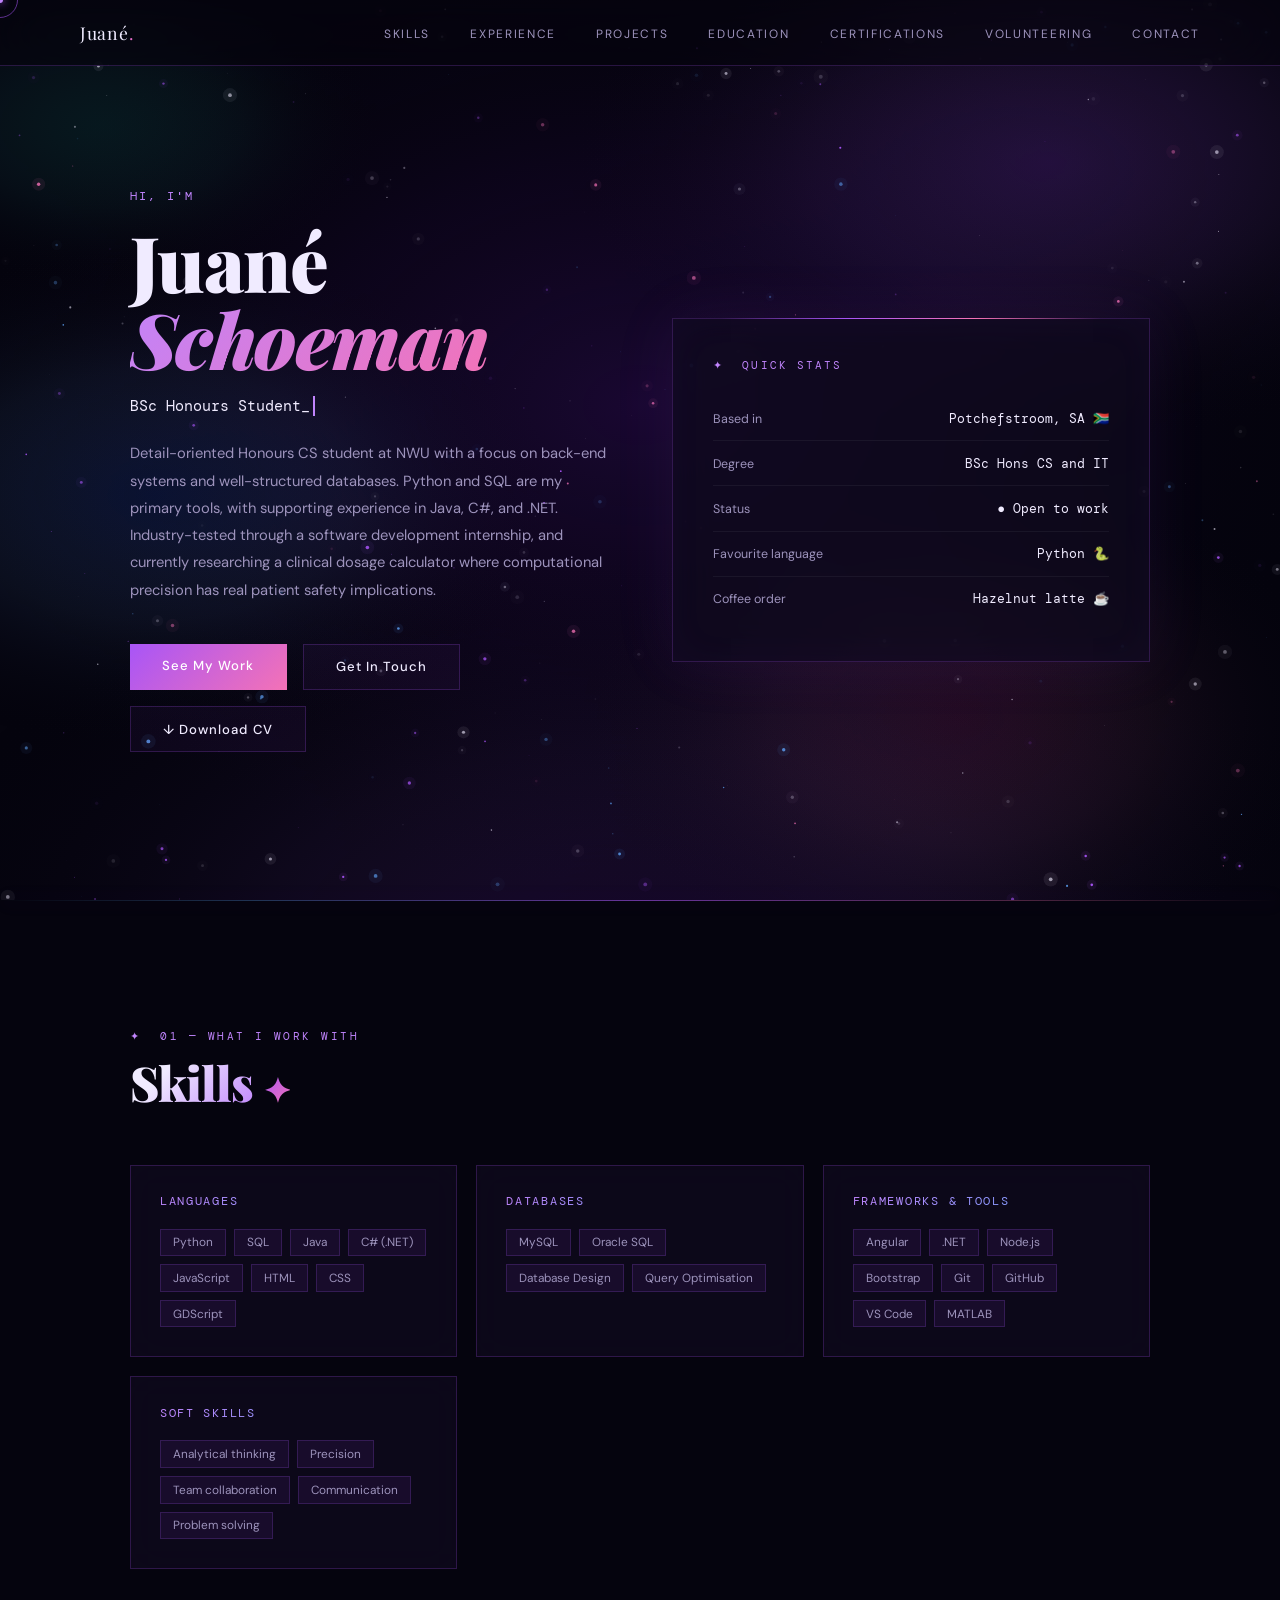
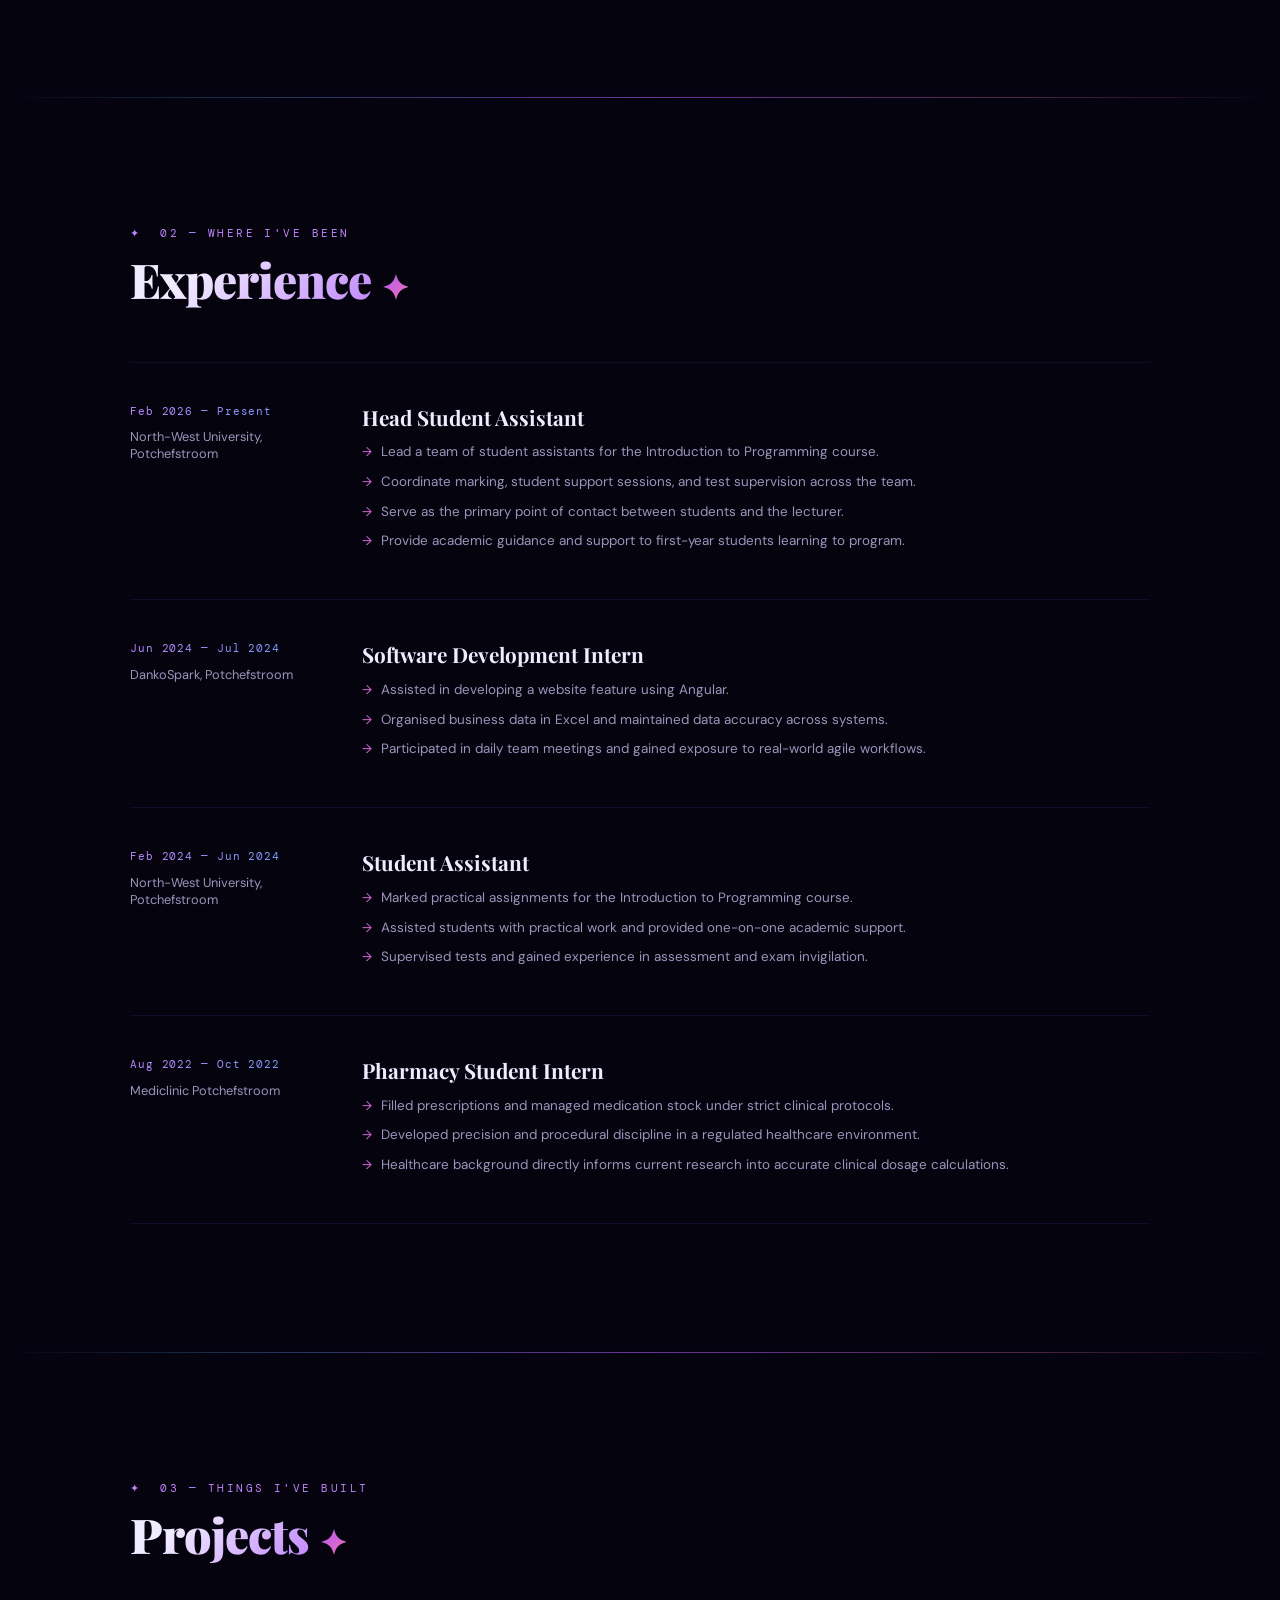
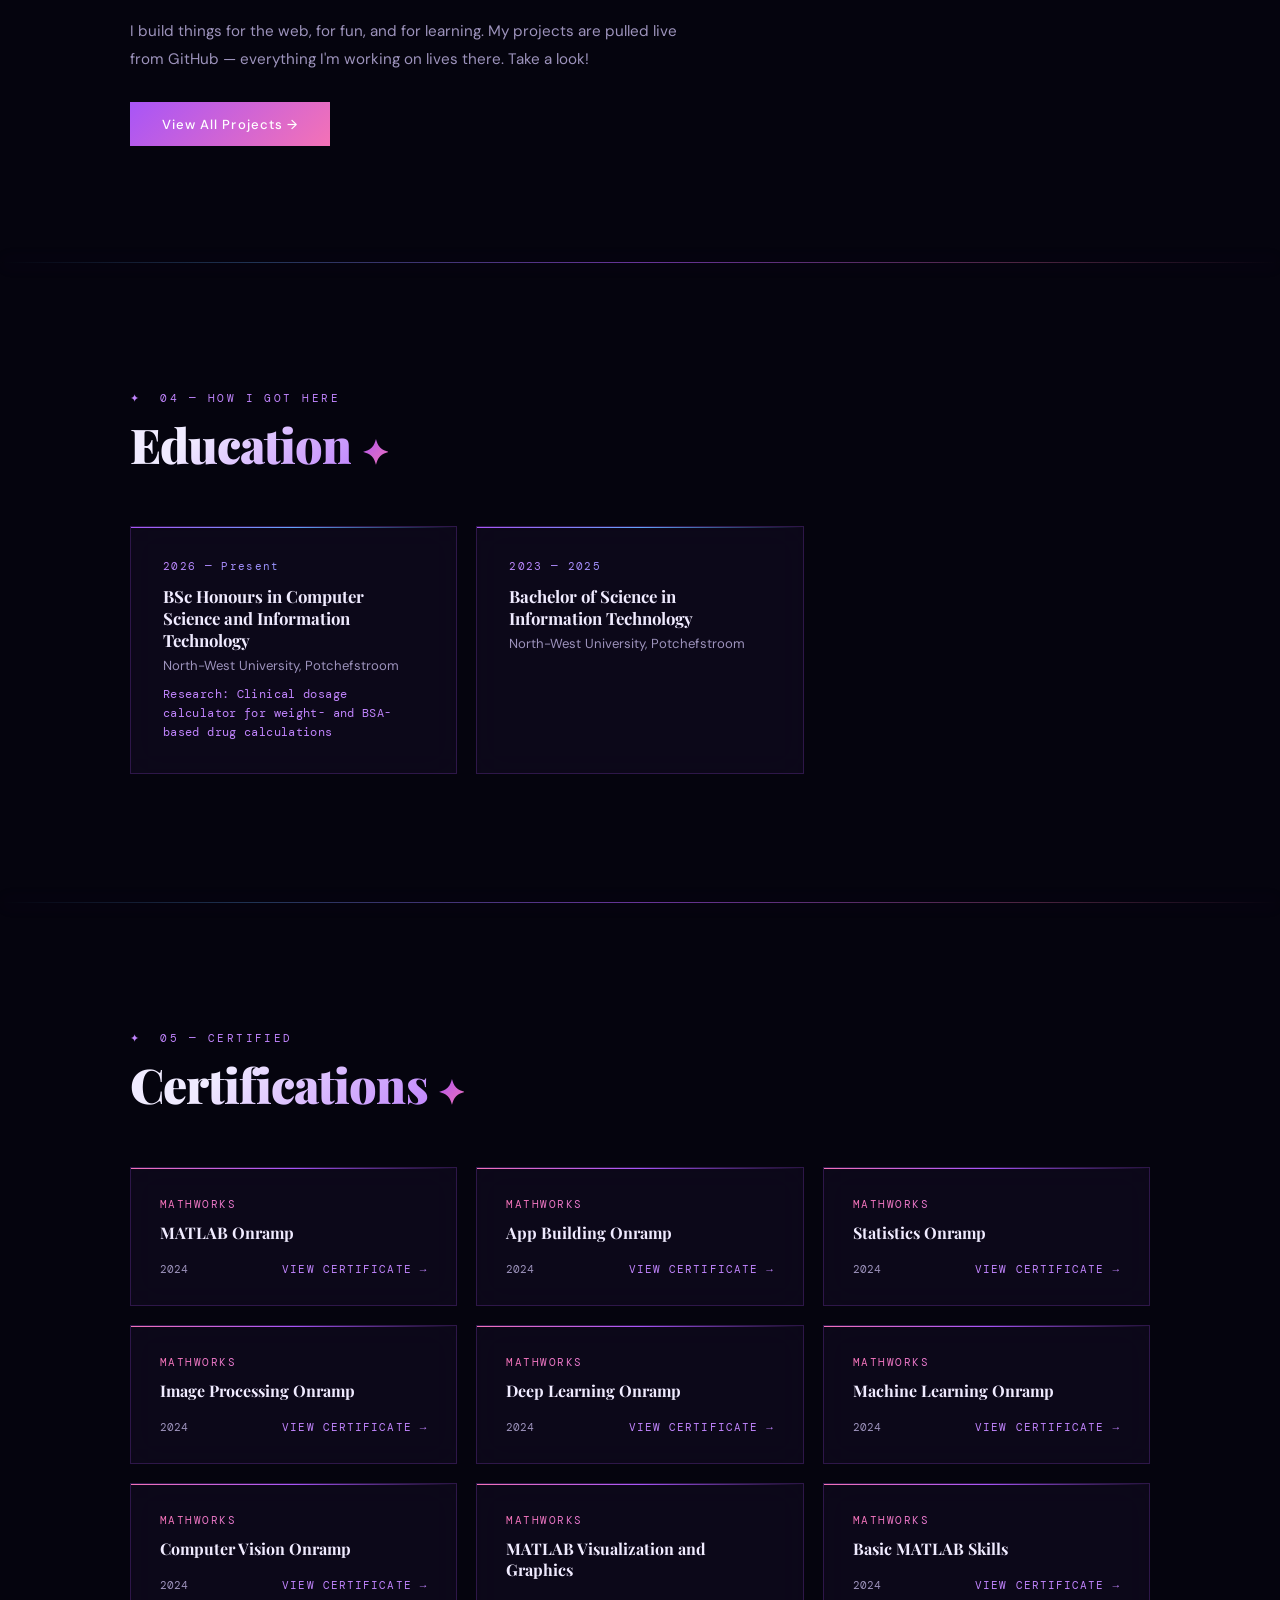
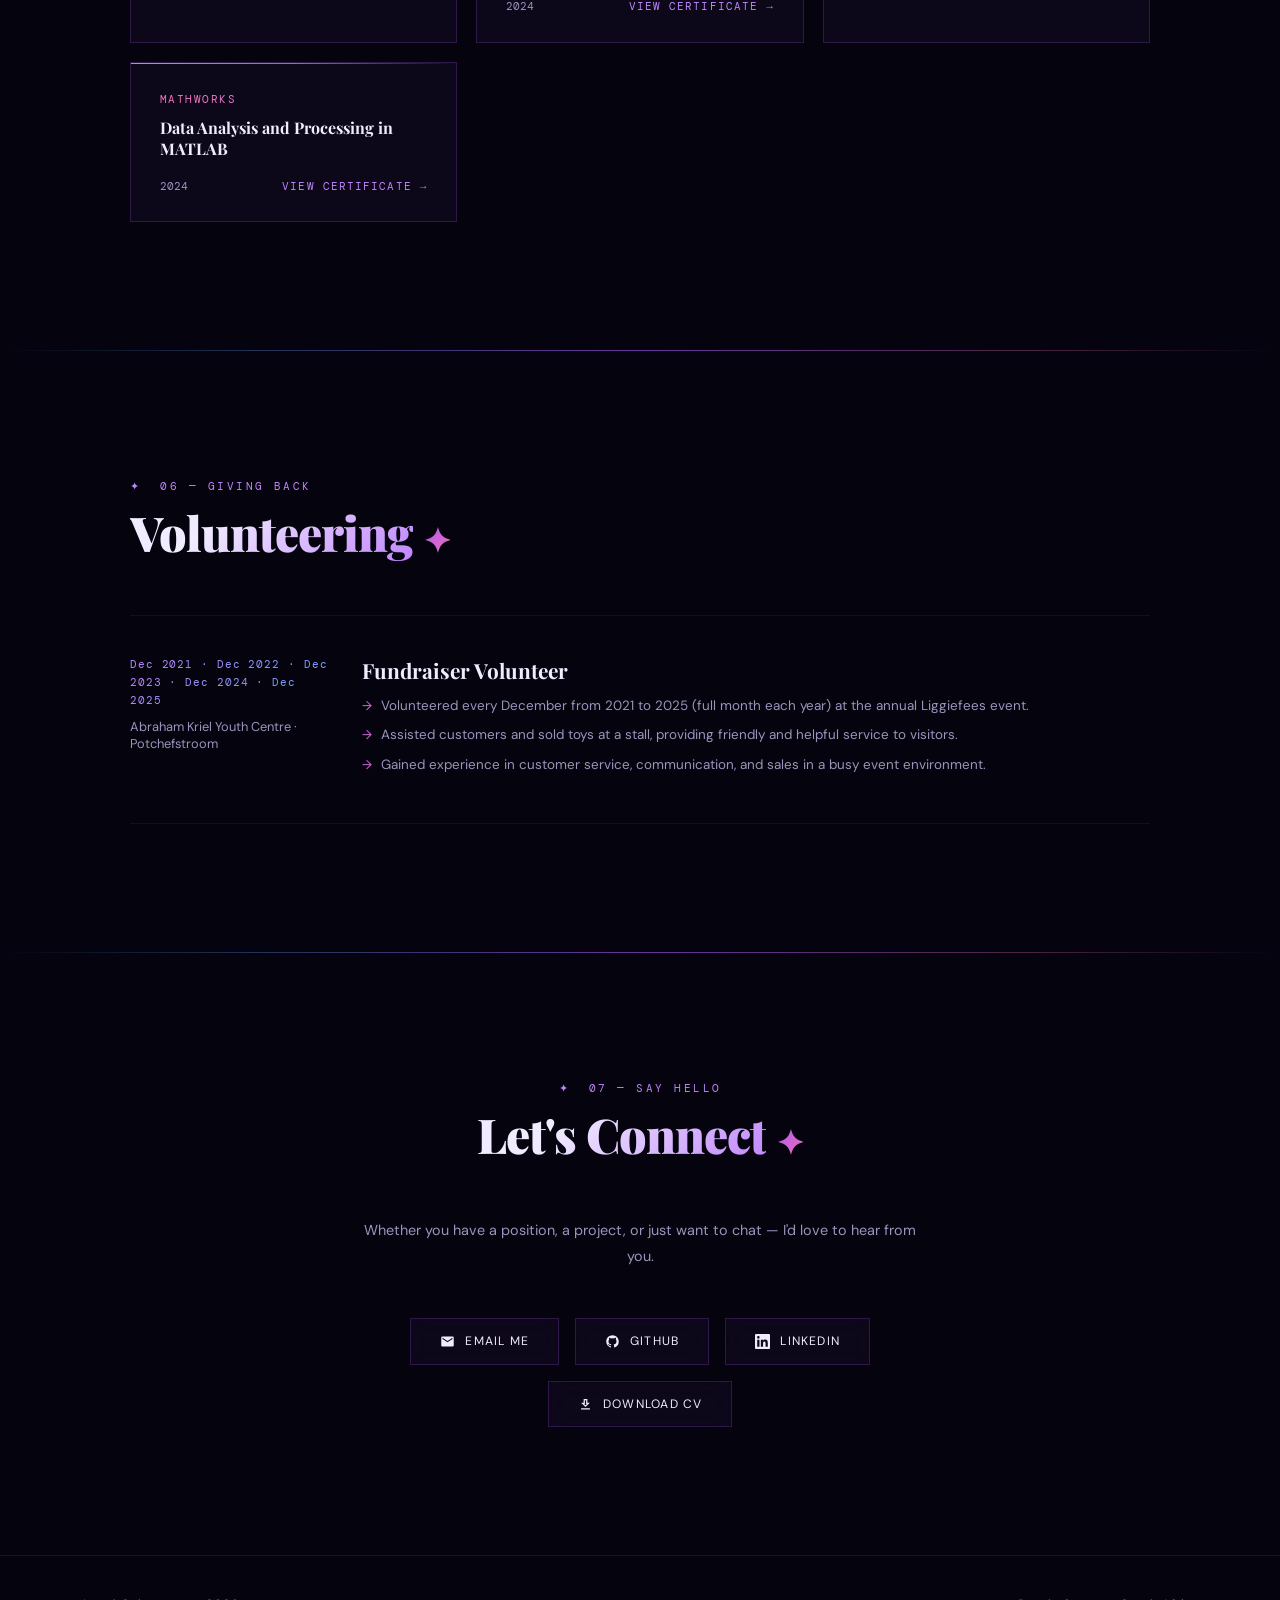
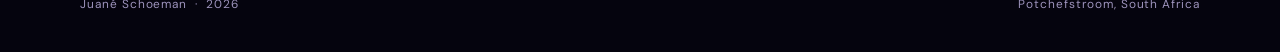
<file: index.html>
<!DOCTYPE html>
<html lang="en">
<head>
  <meta charset="UTF-8"/>
  <meta name="viewport" content="width=device-width, initial-scale=1.0"/>
  <title>Juané Schoeman's Virtual CV</title>
  <meta name="description" content="Honours CS Student · Python &amp; SQL Developer · NWU"/>
  <meta property="og:title" content="Juané Schoeman's Virtual CV"/>
  <meta property="og:description" content="Honours CS Student · Python &amp; SQL Developer · NWU"/>
  <meta property="og:type" content="website"/>
  <meta property="og:url" content="https://juaneschoeman.github.io/Virtual-CV/"/>
  <meta name="twitter:card" content="summary"/>
  <meta name="twitter:title" content="Juané Schoeman's Virtual CV"/>
  <meta name="twitter:description" content="Honours CS Student · Python &amp; SQL Developer · NWU"/>
  <link href="https://fonts.googleapis.com/css2?family=Playfair+Display:ital,wght@0,700;0,900;1,700&family=DM+Sans:wght@300;400;500&family=DM+Mono:wght@400;500&display=swap" rel="stylesheet"/>
  <link rel="stylesheet" href="style.css"/>
</head>
<body>

<canvas id="nebula-canvas"></canvas>
<div id="cur-dot"></div>
<div id="cur-ring"></div>

<!-- NAV -->
<nav>
  <a class="nav-logo" href="#hero">Juané<span>.</span></a>
  <ul class="nav-links">
    <li><a href="#skills">Skills</a></li>
    <li><a href="#experience">Experience</a></li>
    <li><a href="projects.html">Projects</a></li>
    <li><a href="#education">Education</a></li>
    <li><a href="#certifications">Certifications</a></li>
    <li><a href="#volunteering">Volunteering</a></li>
    <li><a href="#contact">Contact</a></li>
  </ul>
</nav>

<!-- HERO -->
<div id="hero">
  <div class="hero-inner">
    <div class="hero-left">
      <p class="hero-greeting" id="hero-greeting"></p>
      <h1 class="hero-name" id="hero-name"></h1>
      <p class="hero-title"><span id="typed"></span></p>
      <p class="hero-bio" id="hero-bio"></p>
      <div class="hero-cta">
        <a href="projects.html" class="btn-fill">See My Work</a>
        <a href="#contact" class="btn-ghost">Get In Touch</a>
        <a href="Juane_Schoeman_CV.pdf" download class="btn-ghost">↓ Download CV</a>
      </div>
    </div>
    <div class="hero-right">
      <div class="hero-card">
        <p class="card-label">✦ &nbsp;quick stats</p>
        <div id="stats-list"></div>
      </div>
      <div class="hero-dots">
        <span></span><span></span><span></span><span></span><span></span>
        <span></span><span></span><span></span><span></span><span></span>
        <span></span><span></span><span></span><span></span><span></span>
        <span></span><span></span><span></span><span></span><span></span>
        <span></span><span></span><span></span><span></span><span></span>
      </div>
    </div>
  </div>
</div>

<div class="nebula-divider"></div>

<!-- SKILLS -->
<section id="skills" class="sec-reveal">
  <p class="sec-eyebrow">✦ &nbsp;01 — what I work with</p>
  <h2 class="sec-title"><span class="gradient-text">Skills</span><em class="title-star">✦</em></h2>
  <div class="skills-grid" id="skills-grid"></div>
</section>

<div class="nebula-divider"></div>

<!-- EXPERIENCE -->
<section id="experience" class="sec-reveal">
  <p class="sec-eyebrow">✦ &nbsp;02 — where I've been</p>
  <h2 class="sec-title"><span class="gradient-text">Experience</span><em class="title-star">✦</em></h2>
  <div class="exp-list" id="exp-list"></div>
</section>

<div class="nebula-divider"></div>

<!-- PROJECTS TEASER -->
<section id="projects" class="sec-reveal">
  <p class="sec-eyebrow">✦ &nbsp;03 — things I've built</p>
  <h2 class="sec-title"><span class="gradient-text">Projects</span><em class="title-star">✦</em></h2>
  <p style="color:var(--muted); font-size:.95rem; line-height:1.85; max-width:560px; margin-bottom:2.5rem;">
    I build things for the web, for fun, and for learning. My projects are pulled live from
    GitHub — everything I'm working on lives there. Take a look!
  </p>
  <a href="projects.html" class="btn-fill">View All Projects →</a>
</section>

<div class="nebula-divider"></div>

<!-- EDUCATION -->
<section id="education" class="sec-reveal">
  <p class="sec-eyebrow">✦ &nbsp;04 — how I got here</p>
  <h2 class="sec-title"><span class="gradient-text">Education</span><em class="title-star">✦</em></h2>
  <div class="edu-grid" id="edu-grid"></div>
</section>

<div class="nebula-divider"></div>

<!-- CERTIFICATIONS -->
<section id="certifications" class="sec-reveal">
  <p class="sec-eyebrow">✦ &nbsp;05 — certified</p>
  <h2 class="sec-title"><span class="gradient-text">Certifications</span><em class="title-star">✦</em></h2>
  <div class="cert-grid" id="cert-grid"></div>
</section>

<div class="nebula-divider"></div>

<!-- VOLUNTEERING -->
<section id="volunteering" class="sec-reveal">
  <p class="sec-eyebrow">✦ &nbsp;06 — giving back</p>
  <h2 class="sec-title"><span class="gradient-text">Volunteering</span><em class="title-star">✦</em></h2>
  <div class="exp-list" id="vol-list"></div>
</section>

<div class="nebula-divider"></div>

<!-- CONTACT -->
<section id="contact" class="sec-reveal">
  <div class="contact-inner">
    <p class="sec-eyebrow">✦ &nbsp;07 — say hello</p>
    <h2 class="sec-title"><span class="gradient-text">Let's Connect</span><em class="title-star">✦</em></h2>
    <p class="contact-sub">
      Whether you have a position, a project, or just want to chat — I'd love to hear from you.
    </p>
    <div class="contact-grid">
      <a id="contact-email" href="#" class="contact-btn">
        <svg viewBox="0 0 24 24"><path d="M20 4H4c-1.1 0-2 .9-2 2v12c0 1.1.9 2 2 2h16c1.1 0 2-.9 2-2V6c0-1.1-.9-2-2-2zm0 4l-8 5-8-5V6l8 5 8-5v2z"/></svg>
        Email Me
      </a>
      <a id="contact-github" href="#" target="_blank" class="contact-btn">
        <svg viewBox="0 0 24 24"><path d="M12 2C6.48 2 2 6.48 2 12c0 4.42 2.87 8.17 6.84 9.5.5.09.68-.22.68-.48v-1.7c-2.78.6-3.37-1.34-3.37-1.34-.45-1.16-1.1-1.47-1.1-1.47-.9-.62.07-.6.07-.6 1 .07 1.53 1.03 1.53 1.03.89 1.52 2.34 1.08 2.91.83.09-.65.35-1.08.63-1.33-2.22-.25-4.55-1.11-4.55-4.94 0-1.09.39-1.98 1.03-2.68-.1-.25-.45-1.27.1-2.64 0 0 .84-.27 2.75 1.02A9.56 9.56 0 0 1 12 6.8c.85 0 1.71.11 2.51.33 1.91-1.29 2.75-1.02 2.75-1.02.55 1.37.2 2.39.1 2.64.64.7 1.03 1.59 1.03 2.68 0 3.84-2.34 4.69-4.57 4.93.36.31.68.92.68 1.85v2.74c0 .27.18.58.69.48A10.01 10.01 0 0 0 22 12c0-5.52-4.48-10-10-10z"/></svg>
        GitHub
      </a>
      <a id="contact-linkedin" href="#" target="_blank" class="contact-btn">
        <svg viewBox="0 0 24 24"><path d="M20.45 20.45h-3.56v-5.57c0-1.33-.03-3.04-1.85-3.04-1.85 0-2.13 1.45-2.13 2.94v5.67H9.35V9h3.42v1.56h.05c.48-.91 1.64-1.86 3.37-1.86 3.6 0 4.27 2.37 4.27 5.46v6.29zM5.34 7.43a2.07 2.07 0 1 1 0-4.14 2.07 2.07 0 0 1 0 4.14zm1.78 13.02H3.56V9h3.56v11.45zM22.22 0H1.77C.79 0 0 .77 0 1.72v20.56C0 23.23.79 24 1.77 24h20.45C23.21 24 24 23.23 24 22.28V1.72C24 .77 23.21 0 22.22 0z"/></svg>
        LinkedIn
      </a>
      <a href="Juane_Schoeman_CV.pdf" download class="contact-btn">
        <svg viewBox="0 0 24 24"><path d="M19 9h-4V3H9v6H5l7 7 7-7zm-8 2V5h2v6h1.17L12 13.17 9.83 11H11zm-6 7h14v2H5z"/></svg>
        Download CV
      </a>
    </div>
  </div>
</section>

<footer>
  <span>Juané Schoeman &nbsp;·&nbsp; <span id="yr"></span></span>
  <span>Potchefstroom, South Africa</span>
</footer>

<script src="script.js"></script>
</body>
</html>
</file>
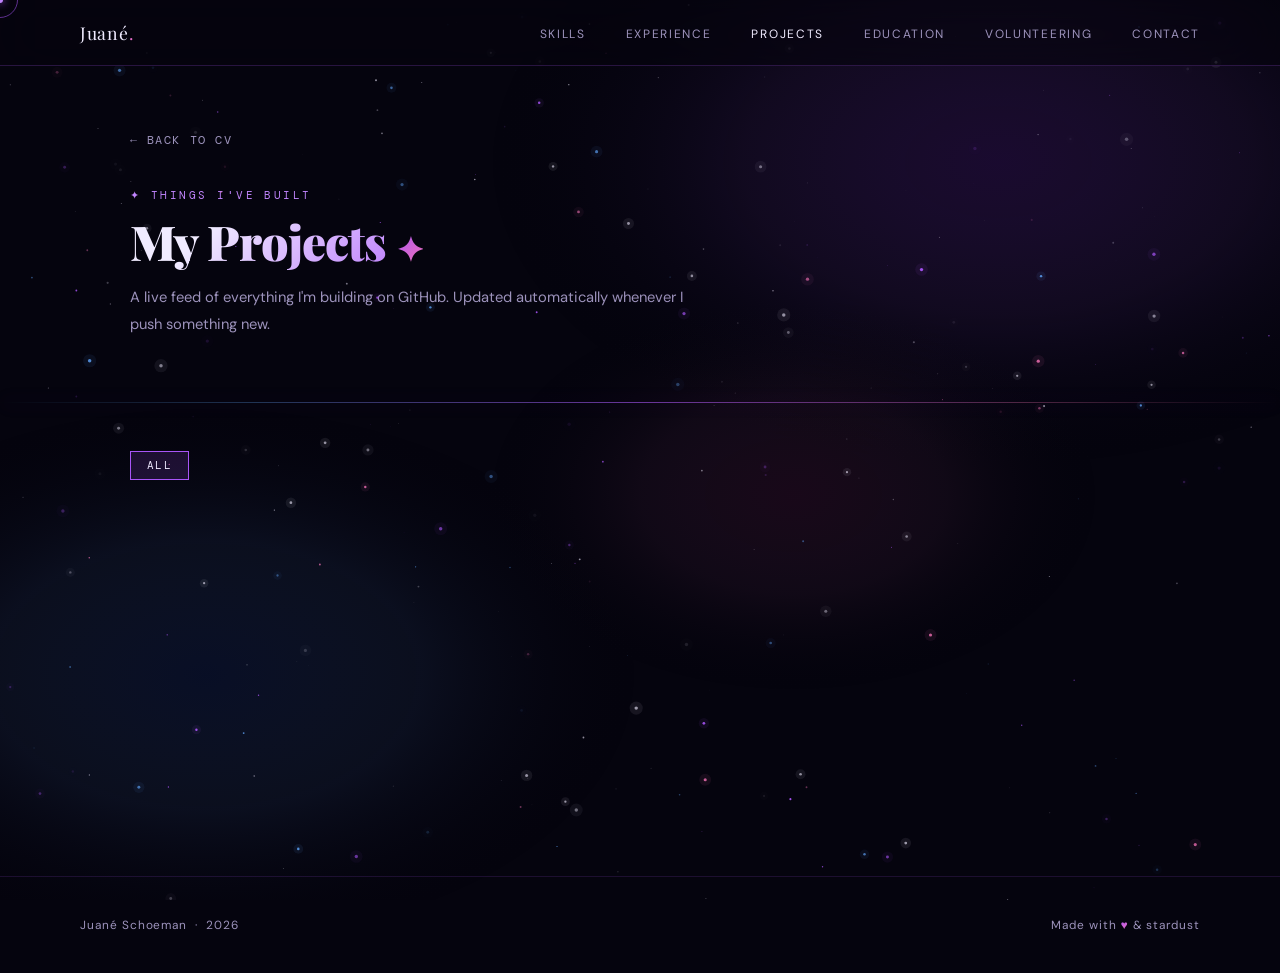
<file: projects.html>
<!DOCTYPE html>
<html lang="en">
<head>
  <meta charset="UTF-8"/>
  <meta name="viewport" content="width=device-width, initial-scale=1.0"/>
  <title>Projects — Juané Schoeman</title>
  <link href="https://fonts.googleapis.com/css2?family=Playfair+Display:ital,wght@0,700;0,900;1,700&family=DM+Sans:wght@300;400;500&family=DM+Mono:wght@400;500&display=swap" rel="stylesheet"/>
  <link rel="stylesheet" href="style.css"/>
  <style>
    /* ── Projects page specific styles ── */
    .projects-hero {
      min-height: 38vh; max-width: 100%;
      display: flex; align-items: flex-end;
      padding: 0;
    }
    .projects-hero-inner {
      max-width: 1180px; width: 100%;
      margin: 0 auto; padding: 8rem 5rem 4rem;
    }
    .back-link {
      display: inline-flex; align-items: center; gap: .5rem;
      font-family: 'DM Mono', monospace;
      font-size: .72rem; letter-spacing: .14em; text-transform: uppercase;
      color: var(--muted); text-decoration: none;
      margin-bottom: 2.5rem;
      transition: color .2s;
    }
    .back-link:hover { color: var(--purple-soft); }
    .back-link::before { content: '←'; }

    .filter-bar {
      display: flex; flex-wrap: wrap; gap: .6rem;
      margin-bottom: 3rem;
    }
    .filter-btn {
      font-family: 'DM Mono', monospace;
      font-size: .68rem; letter-spacing: .12em; text-transform: uppercase;
      color: var(--muted); border: 1px solid var(--border2);
      background: rgba(168,85,247,0.05);
      padding: .4rem 1rem; cursor: pointer;
      transition: color .2s, border-color .2s, background .2s;
    }
    .filter-btn:hover,
    .filter-btn.active {
      color: var(--white); border-color: var(--purple);
      background: rgba(168,85,247,0.15);
    }

    .proj-count {
      font-family: 'DM Mono', monospace;
      font-size: .72rem; color: var(--muted);
      letter-spacing: .1em; margin-bottom: 2rem;
    }
    .proj-count span { color: var(--purple-soft); }

    #projects-section { padding-top: 2rem; }

    @media (max-width: 900px) {
      .projects-hero-inner { padding: 7rem 1.5rem 3rem; }
      #projects-section { padding: 2rem 1.5rem 5rem; }
    }
  </style>
</head>
<body>

<canvas id="nebula-canvas"></canvas>
<div id="cur-dot"></div>
<div id="cur-ring"></div>

<!-- NAV -->
<nav>
  <a class="nav-logo" href="index.html">Juané<span>.</span></a>
  <ul class="nav-links">
    <li><a href="index.html#skills">Skills</a></li>
    <li><a href="index.html#experience">Experience</a></li>
    <li><a href="projects.html" style="color:var(--white)">Projects</a></li>
    <li><a href="index.html#education">Education</a></li>
    <li><a href="index.html#volunteering">Volunteering</a></li>
    <li><a href="index.html#contact">Contact</a></li>
  </ul>
</nav>

<!-- HERO -->
<div class="projects-hero">
  <div class="projects-hero-inner">
    <a href="index.html" class="back-link">Back to CV</a>
    <p class="sec-eyebrow">✦ things I've built</p>
    <h1 class="sec-title" style="margin-bottom:1rem;">
      <span class="gradient-text">My Projects</span><em class="title-star">✦</em>
    </h1>
    <p style="color:var(--muted); font-size:.92rem; line-height:1.85; max-width:560px;">
      A live feed of everything I'm building on GitHub. Updated automatically whenever I push something new.
    </p>
  </div>
</div>

<div class="nebula-divider"></div>

<!-- PROJECTS SECTION -->
<section id="projects-section" style="max-width:1180px; margin:0 auto; padding: 3rem 5rem 8rem;">

  <!-- Filter bar — populated by JS -->
  <div class="filter-bar" id="filter-bar">
    <button class="filter-btn active" data-lang="all">All</button>
  </div>

  <p class="proj-count" id="proj-count"></p>

  <!-- Project grid -->
  <div class="proj-grid" id="proj-grid"></div>

</section>

<footer>
  <span>Juané Schoeman &nbsp;·&nbsp; <span id="yr"></span></span>
  <span>Made with <span class="footer-heart">♥</span> &amp; stardust</span>
</footer>

<script>
  document.getElementById('yr').textContent = new Date().getFullYear();

  // ── Cursor ──
  const dot  = document.getElementById('cur-dot');
  const ring = document.getElementById('cur-ring');
  let mx = 0, my = 0, rx = 0, ry = 0;
  document.addEventListener('mousemove', e => { mx = e.clientX; my = e.clientY; });
  (function tick() {
    dot.style.left  = mx + 'px'; dot.style.top  = my + 'px';
    rx += (mx - rx) * 0.12; ry += (my - ry) * 0.12;
    ring.style.left = rx + 'px'; ring.style.top = ry + 'px';
    requestAnimationFrame(tick);
  })();

  // ── Galaxy canvas ──
  const canvas = document.getElementById('nebula-canvas');
  const ctx    = canvas.getContext('2d');
  let W, H, stars = [], nebulae = [], shooters = [];
  function resize() {
    W = canvas.width = window.innerWidth;
    H = canvas.height = window.innerHeight;
    nebulae = [
      { x:W*.78, y:H*.18, rx:W*.40, ry:H*.34, colors:['rgba(120,40,200,0.18)','rgba(168,85,247,0.08)','transparent'] },
      { x:W*.16, y:H*.75, rx:W*.34, ry:H*.30, colors:['rgba(30,80,180,0.14)','rgba(96,165,250,0.07)','transparent'] },
      { x:W*.62, y:H*.55, rx:W*.24, ry:H*.22, colors:['rgba(200,50,130,0.10)','rgba(244,114,182,0.05)','transparent'] },
    ];
    stars = Array.from({ length: 280 }, () => ({
      x: Math.random()*W, y: Math.random()*H,
      r: Math.random()*1.6+0.15, speed: Math.random()*.15+.02,
      tw: Math.random()*.025+.004, twOff: Math.random()*Math.PI*2,
      c: Math.random()<.11?'pink':Math.random()<.2?'blue':Math.random()<.3?'purple':'white'
    }));
  }
  resize(); window.addEventListener('resize', resize);
  setInterval(() => shooters.push({ x:Math.random()*W*.7, y:Math.random()*H*.4, len:90+Math.random()*100, speed:9+Math.random()*6, alpha:1, angle:Math.PI/5+(Math.random()-.5)*.35 }), 3000);
  let frame = 0;
  (function draw() {
    ctx.clearRect(0,0,W,H); frame++;
    nebulae.forEach(n => {
      ctx.save(); ctx.scale(1, n.ry/n.rx);
      const yS = n.y*(n.rx/n.ry);
      const g = ctx.createRadialGradient(n.x,yS,0,n.x,yS,n.rx);
      n.colors.forEach((c,i) => g.addColorStop(i/(n.colors.length-1),c));
      ctx.beginPath(); ctx.arc(n.x,yS,n.rx,0,Math.PI*2); ctx.fillStyle=g; ctx.fill(); ctx.restore();
    });
    stars.forEach(s => {
      const a = .08+.88*(.5+.5*Math.sin(frame*s.tw+s.twOff));
      const color = s.c==='purple'?`rgba(168,85,247,${a})`:s.c==='pink'?`rgba(244,114,182,${a*.85})`:s.c==='blue'?`rgba(96,165,250,${a*.85})`:`rgba(240,235,255,${a*.65})`;
      if(s.r>1.1){ctx.beginPath();ctx.arc(s.x,s.y,s.r*3.8,0,Math.PI*2);ctx.fillStyle=color.replace(/[\d.]+\)$/,`${a*.08})`);ctx.fill();}
      ctx.beginPath(); ctx.arc(s.x,s.y,s.r,0,Math.PI*2); ctx.fillStyle=color; ctx.fill();
      s.y-=s.speed; if(s.y<-3){s.y=H+3;s.x=Math.random()*W;}
    });
    shooters.forEach(sh => {
      ctx.save(); ctx.globalAlpha=sh.alpha;
      const tx=sh.x-Math.cos(sh.angle)*sh.len, ty=sh.y-Math.sin(sh.angle)*sh.len;
      const g=ctx.createLinearGradient(sh.x,sh.y,tx,ty);
      g.addColorStop(0,'rgba(220,180,255,.95)'); g.addColorStop(.4,'rgba(168,85,247,.5)'); g.addColorStop(1,'transparent');
      ctx.strokeStyle=g; ctx.lineWidth=1.6; ctx.shadowBlur=12; ctx.shadowColor='rgba(168,85,247,.8)';
      ctx.beginPath(); ctx.moveTo(sh.x,sh.y); ctx.lineTo(tx,ty); ctx.stroke(); ctx.restore();
      sh.x+=Math.cos(sh.angle)*sh.speed; sh.y+=Math.sin(sh.angle)*sh.speed; sh.alpha-=.014;
    });
    shooters = shooters.filter(s=>s.alpha>0);
    requestAnimationFrame(draw);
  })();

  // ── Fetch & render GitHub repos ──
  const GITHUB_USERNAME = 'JuaneSchoeman';
  const container  = document.getElementById('proj-grid');
  const filterBar  = document.getElementById('filter-bar');
  const countEl    = document.getElementById('proj-count');
  let allRepos     = [];
  let activeFilter = 'all';

  container.innerHTML = `
    <div class="proj-card placeholder">
      <div class="ph-icon">🌌</div>
      <p>Loading projects from GitHub...</p>
    </div>`;

  fetch(`https://api.github.com/users/${GITHUB_USERNAME}/repos?sort=updated&per_page=100`)
    .then(res => { if(!res.ok) throw new Error(res.status); return res.json(); })
    .then(repos => {
      allRepos = repos
        .sort((a, b) => new Date(b.updated_at) - new Date(a.updated_at));

      // Build language filter buttons (null language repos show as "Other")
      const languages = [...new Set(allRepos.map(r => r.language || 'Other'))].sort();
      languages.forEach(lang => {
        const btn = document.createElement('button');
        btn.className = 'filter-btn';
        btn.dataset.lang = lang;
        btn.textContent = lang;
        btn.addEventListener('click', () => setFilter(lang));
        filterBar.appendChild(btn);
      });

      document.querySelector('.filter-btn[data-lang="all"]').addEventListener('click', () => setFilter('all'));
      renderRepos(allRepos);
    })
    .catch(err => {
      console.error(err);
      container.innerHTML = `
        <div class="proj-card placeholder">
          <div class="ph-icon">⚠️</div>
          <p>Could not load projects from GitHub.<br/>Check back soon!</p>
        </div>`;
    });

  function setFilter(lang) {
    activeFilter = lang;
    document.querySelectorAll('.filter-btn').forEach(b => b.classList.toggle('active', b.dataset.lang === lang));
    const filtered = lang === 'all' ? allRepos : allRepos.filter(r => (r.language || 'Other') === lang);
    renderRepos(filtered);
  }

  function renderRepos(repos) {
    countEl.innerHTML = `Showing <span>${repos.length}</span> project${repos.length !== 1 ? 's' : ''}`;

    if (repos.length === 0) {
      container.innerHTML = `
        <div class="proj-card placeholder">
          <div class="ph-icon">🔭</div>
          <p>No projects found for this language yet.</p>
        </div>`;
      return;
    }

    container.innerHTML = repos.map((repo, i) => {
      const num      = String(i + 1).padStart(3, '0');
      const desc     = repo.description || 'No description provided yet.';
      const lang     = `<span class="proj-tag">${repo.language || 'Other'}</span>`;
      const liveLink = repo.homepage  ? `<a href="${repo.homepage}" target="_blank">Live →</a>` : '';
      const updated  = new Date(repo.updated_at).toLocaleDateString('en-ZA', { year:'numeric', month:'short' });
      const stars    = repo.stargazers_count > 0 ? `<span class="proj-tag">★ ${repo.stargazers_count}</span>` : '';
      return `
        <div class="proj-card">
          <div class="proj-card-top">
            <span class="proj-num">${num}</span>
            <div class="proj-links-top">
              <a href="${repo.html_url}" target="_blank">GitHub →</a>
              ${liveLink}
            </div>
          </div>
          <h3 class="proj-title">${repo.name}</h3>
          <p class="proj-desc">${desc}</p>
          <div class="proj-stack">
            ${lang}
            <span class="proj-tag">Updated ${updated}</span>
            ${stars}
          </div>
        </div>`;
    }).join('');

    // Scroll reveal
    const obs = new IntersectionObserver(entries => {
      entries.forEach((e,i) => {
        if(e.isIntersecting){ setTimeout(()=>e.target.classList.add('visible'),i*80); obs.unobserve(e.target); }
      });
    }, { threshold: 0.08 });
    container.querySelectorAll('.proj-card').forEach(el => obs.observe(el));
  }
</script>
</body>
</html>
</file>
<file: style.css>
/* ═══════════════════════════════════════════
   Juané Schoeman — Portfolio Stylesheet
   Galaxy / Nebula Theme
   ═══════════════════════════════════════════ */

*, *::before, *::after { box-sizing: border-box; margin: 0; padding: 0; }

/* ── Variables ── */
:root {
  --bg:          #05040e;
  --bg2:         rgba(15,10,30,0.75);
  --bg3:         rgba(20,14,40,0.6);
  --purple:      #a855f7;
  --purple-soft: #c084fc;
  --blue:        #60a5fa;
  --pink:        #f472b6;
  --teal:        #2dd4bf;
  --white:       #f0ebff;
  --muted:       #9d93bc;
  --border:      rgba(168,85,247,0.22);
  --border2:     rgba(255,255,255,0.08);
  --glow-p:      rgba(168,85,247,0.35);
  --glow-pk:     rgba(244,114,182,0.25);
}

html { scroll-behavior: smooth; }

body {
  background: var(--bg);
  color: var(--white);
  font-family: 'DM Sans', sans-serif;
  overflow-x: hidden;
  cursor: none;
}

/* ── Nebula Canvas ── */
#nebula-canvas { position: fixed; inset: 0; z-index: 0; pointer-events: none; }

/* ── Custom Cursor ── */
#cur-dot, #cur-ring {
  position: fixed; pointer-events: none; z-index: 9999;
  border-radius: 50%; transform: translate(-50%, -50%);
}
#cur-dot {
  width: 6px; height: 6px;
  background: var(--purple-soft);
  box-shadow: 0 0 8px var(--purple);
}
#cur-ring {
  width: 36px; height: 36px;
  border: 1px solid var(--purple);
  opacity: .55;
  transition: width .2s, height .2s, opacity .2s, border-color .2s;
}
body:has(a:hover) #cur-ring,
body:has(button:hover) #cur-ring {
  width: 56px; height: 56px; opacity: 1; border-color: var(--pink);
}

/* ── Scrollbar ── */
::-webkit-scrollbar { width: 3px; }
::-webkit-scrollbar-track { background: var(--bg); }
::-webkit-scrollbar-thumb { background: linear-gradient(var(--purple), var(--pink)); border-radius: 2px; }

/* ── Nav ── */
nav {
  position: fixed; top: 0; width: 100%; z-index: 200;
  display: flex; align-items: center; justify-content: space-between;
  padding: 1.3rem 5rem;
  background: rgba(5,4,14,0.6);
  backdrop-filter: blur(28px);
  border-bottom: 1px solid var(--border);
}
.nav-logo {
  font-family: 'Playfair Display', serif;
  font-size: 1.1rem; color: var(--white);
  text-decoration: none; letter-spacing: .04em;
}
.nav-logo span {
  background: linear-gradient(135deg, var(--purple), var(--pink));
  -webkit-background-clip: text; -webkit-text-fill-color: transparent;
}
.nav-links { display: flex; gap: 2.5rem; list-style: none; }
.nav-links a {
  font-size: .75rem; letter-spacing: .14em; text-transform: uppercase;
  color: var(--muted); text-decoration: none;
  transition: color .2s; position: relative;
}
.nav-links a::after {
  content: ''; position: absolute; bottom: -4px; left: 0;
  width: 0; height: 1px;
  background: linear-gradient(90deg, var(--purple), var(--pink));
  transition: width .3s;
}
.nav-links a:hover { color: var(--white); }
.nav-links a:hover::after { width: 100%; }

/* ── Sections ── */
section { position: relative; z-index: 1; padding: 8rem 5rem; max-width: 1180px; margin: 0 auto; }

/* ── Nebula Divider ── */
.nebula-divider {
  position: relative; z-index: 1; width: 100%; height: 1px;
  background: linear-gradient(90deg,
    transparent 0%,
    rgba(96,165,250,0.3) 20%,
    rgba(168,85,247,0.6) 50%,
    rgba(244,114,182,0.3) 80%,
    transparent 100%);
  box-shadow: 0 0 18px rgba(168,85,247,0.25);
}

/* ── Section Headers ── */
.sec-eyebrow {
  font-family: 'DM Mono', monospace;
  font-size: .7rem; letter-spacing: .22em; text-transform: uppercase;
  color: var(--purple-soft); margin-bottom: .8rem;
}
.sec-title {
  font-family: 'Playfair Display', serif;
  font-size: clamp(2rem, 4vw, 3rem);
  font-weight: 900; letter-spacing: -.02em;
  line-height: 1.1; margin-bottom: 3.5rem;
}
.gradient-text {
  background: linear-gradient(135deg, var(--white) 30%, var(--purple-soft));
  -webkit-background-clip: text; -webkit-text-fill-color: transparent;
}
.title-star {
  display: inline-block; margin-left: .6rem;
  font-style: normal; font-size: .7em;
  background: linear-gradient(135deg, var(--purple), var(--pink));
  -webkit-background-clip: text; -webkit-text-fill-color: transparent;
  vertical-align: middle;
}

/* ── Section Reveal ── */
.sec-reveal {
  opacity: 0; transform: translateY(40px);
  transition: opacity .9s cubic-bezier(.16,1,.3,1), transform .9s cubic-bezier(.16,1,.3,1);
}
.sec-reveal.in-view { opacity: 1; transform: translateY(0); }

/* ── Hero ── */
#hero { min-height: 100vh; max-width: 100%; display: flex; align-items: center; padding: 0; padding-top: 80px; }
.hero-inner {
  max-width: 1180px; width: 100%; margin: 0 auto; padding: 0 5rem;
  display: grid; grid-template-columns: 1fr 1fr; gap: 4rem; align-items: center;
}
.hero-greeting {
  font-family: 'DM Mono', monospace; font-size: .78rem; color: var(--purple-soft);
  letter-spacing: .18em; text-transform: uppercase; margin-bottom: 1.2rem; 
  animation: fadeUp .6s ease forwards;
  opacity: 1;
  visibility: visible;
  display: block;
}
.hero-name {
  font-family: 'Playfair Display', serif;
  font-size: clamp(3rem, 6vw, 5.5rem); font-weight: 900;
  line-height: 1.0; letter-spacing: -.02em;
  animation: fadeUp .6s .1s ease both;
}
.hero-name em {
  font-style: italic;
  background: linear-gradient(135deg, var(--purple-soft), var(--pink));
  -webkit-background-clip: text; -webkit-text-fill-color: transparent;
}
.hero-title {
  margin-top: 1.2rem; font-family: 'DM Mono', monospace;
  font-size: .92rem; color: var(--muted);
  animation: fadeUp .6s .2s ease both; min-height: 1.4em;
}
.hero-title span { color: var(--white); border-right: 2px solid var(--purple-soft); padding-right: 3px; }
.hero-bio {
  margin-top: 1.5rem; color: var(--muted);
  font-size: .92rem; line-height: 1.85; max-width: 480px;
  animation: fadeUp .6s .3s ease both;
}
.hero-cta { display: flex; gap: 1rem; margin-top: 2.5rem; margin-bottom: 2.5rem; flex-wrap: wrap; animation: fadeUp .6s .4s ease both; }

/* ── Buttons ── */
.btn-fill {
  background: linear-gradient(135deg, var(--purple), var(--pink));
  color: #fff; padding: .85rem 2rem; border: none;
  font-family: 'DM Sans', sans-serif; font-weight: 500;
  font-size: .82rem; letter-spacing: .08em;
  text-decoration: none; cursor: none;
  position: relative; overflow: hidden;
  transition: box-shadow .3s, transform .15s;
}
.btn-fill:hover { box-shadow: 0 6px 28px var(--glow-p), 0 0 60px var(--glow-pk); }

.btn-ghost {
  border: 1px solid var(--border); color: var(--white);
  padding: .85rem 2rem;
  font-family: 'DM Sans', sans-serif; font-weight: 500;
  font-size: .82rem; letter-spacing: .08em;
  text-decoration: none; cursor: none;
  background: rgba(168,85,247,0.05);
  transition: border-color .2s, background .2s, color .2s, box-shadow .2s;
}
.btn-ghost:hover {
  border-color: var(--purple-soft); color: var(--purple-soft);
  background: rgba(168,85,247,0.1); box-shadow: 0 0 20px rgba(168,85,247,0.15);
}

/* ── Hero Card ── */
.hero-right { animation: fadeUp .6s .35s ease both; position: relative; }
.hero-card {
  background: var(--bg2); border: 1px solid var(--border);
  padding: 2.5rem; position: relative;
  backdrop-filter: blur(20px);
  box-shadow: 0 0 60px rgba(168,85,247,0.08), inset 0 0 40px rgba(168,85,247,0.03);
}
.hero-card::before {
  content: ''; position: absolute; top: -1px; left: 10%; right: 10%; height: 1px;
  background: linear-gradient(90deg, transparent, var(--purple), var(--pink), transparent);
}
.card-label {
  font-family: 'DM Mono', monospace; font-size: .66rem;
  letter-spacing: .2em; text-transform: uppercase;
  color: var(--purple-soft); margin-bottom: 1.5rem;
}
.card-stat {
  display: flex; justify-content: space-between; align-items: baseline;
  padding: .85rem 0; border-bottom: 1px solid rgba(255,255,255,0.05);
}
.card-stat:last-child { border-bottom: none; }
.stat-label { font-size: .78rem; color: var(--muted); }
.stat-value { font-family: 'DM Mono', monospace; font-size: .82rem; color: var(--white); }
.stat-value .accent {
  background: linear-gradient(135deg, var(--purple-soft), var(--pink));
  -webkit-background-clip: text; -webkit-text-fill-color: transparent;
}
/*.hero-dots {
  position: absolute; bottom: -2rem; right: -2rem;
  display: grid; grid-template-columns: repeat(5,1fr); gap: 8px; opacity: .3;
}
.hero-dots span { width: 4px; height: 4px; border-radius: 50%; background: var(--purple-soft); display: block; }*/

/* ── Skills ── */
.skills-grid { display: grid; grid-template-columns: repeat(auto-fill, minmax(260px,1fr)); gap: 1.2rem; }
.skill-box {
  background: var(--bg2); border: 1px solid var(--border);
  padding: 1.8rem; position: relative; overflow: hidden;
  backdrop-filter: blur(16px);
  transition: border-color .3s, transform .3s, box-shadow .3s;
}
.skill-box::before {
  content: ''; position: absolute; top: 0; left: 0; width: 100%; height: 1px;
  background: linear-gradient(90deg, transparent, var(--purple), transparent);
  opacity: 0; transition: opacity .3s;
}
.skill-box:hover { border-color: rgba(168,85,247,0.5); transform: translateY(-4px); box-shadow: 0 8px 40px rgba(168,85,247,0.15), 0 0 80px rgba(168,85,247,0.05); }
.skill-box:hover::before { opacity: 1; }
.skill-box::after {
  content: ''; position: absolute; top: 0; left: -75%; width: 50%; height: 100%;
  background: linear-gradient(120deg, transparent, rgba(168,85,247,0.07), transparent);
  transform: skewX(-20deg); transition: left .55s ease; pointer-events: none;
}
.skill-box:hover::after { left: 130%; }
.skill-box-title {
  font-family: 'DM Mono', monospace; font-size: .72rem; letter-spacing: .15em; text-transform: uppercase;
  background: linear-gradient(135deg, var(--purple-soft), var(--blue));
  -webkit-background-clip: text; -webkit-text-fill-color: transparent;
  margin-bottom: 1.2rem;
}
.skill-pills { display: flex; flex-wrap: wrap; gap: .5rem; }
.skill-pill {
  background: rgba(168,85,247,0.08); border: 1px solid rgba(168,85,247,0.2);
  color: var(--muted); font-size: .74rem; padding: .3rem .75rem;
  transition: color .2s, border-color .2s, background .2s;
}
.skill-pill:hover { color: var(--white); border-color: var(--purple); background: rgba(168,85,247,0.15); }

/* ── Experience ── */
.exp-list { display: flex; flex-direction: column; }
.exp-item {
  display: grid; grid-template-columns: 200px 1fr;
  gap: 2rem; padding: 2.5rem 0;
  border-bottom: 1px solid rgba(168,85,247,0.1);
  opacity: 0; transform: translateY(20px);
  transition: opacity .6s, transform .6s;
}
.exp-item:first-child { border-top: 1px solid rgba(168,85,247,0.1); }
.exp-item.visible { opacity: 1; transform: translateY(0); }
.exp-date {
  font-family: 'DM Mono', monospace; font-size: .7rem;
  background: linear-gradient(135deg, var(--purple-soft), var(--blue));
  -webkit-background-clip: text; -webkit-text-fill-color: transparent;
  letter-spacing: .08em; margin-bottom: .5rem;
  line-height: 1.6;
}
.exp-company { font-size: .8rem; color: var(--muted); }
.exp-role { font-family: 'Playfair Display', serif; font-size: 1.3rem; font-weight: 700; margin-bottom: .6rem; }
.exp-desc { color: var(--muted); font-size: .84rem; line-height: 1.8; }
.exp-desc li { list-style: none; padding-left: 1.2rem; position: relative; margin-bottom: .35rem; }
.exp-desc li::before {
  content: '→'; position: absolute; left: 0;
  background: linear-gradient(135deg, var(--purple), var(--pink));
  -webkit-background-clip: text; -webkit-text-fill-color: transparent;
  font-size: .8rem;
}

/* ── Projects ── */
.proj-grid { display: grid; grid-template-columns: repeat(auto-fill, minmax(320px,1fr)); gap: 1.5rem; }
.proj-card {
  background: var(--bg2); border: 1px solid var(--border);
  padding: 2rem; position: relative; overflow: hidden;
  backdrop-filter: blur(16px);
  opacity: 0; transform: translateY(20px);
  transition: opacity .5s, transform .5s, border-color .3s, box-shadow .3s;
}
.proj-card.visible { opacity: 1; transform: translateY(0); }
.proj-card:hover { border-color: rgba(168,85,247,0.5); box-shadow: 0 8px 40px rgba(168,85,247,0.18), 0 0 80px rgba(244,114,182,0.06); }
.proj-card::before {
  content: ''; position: absolute; bottom: 0; left: 0; right: 0; height: 1px;
  background: linear-gradient(90deg, transparent, var(--purple), var(--pink), transparent);
  transform: scaleX(0); transform-origin: left; transition: transform .4s;
}
.proj-card:hover::before { transform: scaleX(1); }
.proj-card::after {
  content: ''; position: absolute; top: 0; left: -75%; width: 50%; height: 100%;
  background: linear-gradient(120deg, transparent, rgba(168,85,247,0.06), transparent);
  transform: skewX(-20deg); transition: left .55s ease; pointer-events: none;
}
.proj-card:hover::after { left: 130%; }
.proj-card-top { display: flex; justify-content: space-between; align-items: flex-start; margin-bottom: 1.2rem; }
.proj-num {
  font-family: 'DM Mono', monospace; font-size: .66rem;
  background: linear-gradient(135deg, var(--purple-soft), var(--pink));
  -webkit-background-clip: text; -webkit-text-fill-color: transparent;
  letter-spacing: .15em;
}
.proj-links-top { display: flex; gap: .8rem; }
.proj-links-top a { color: var(--muted); font-size: .7rem; text-decoration: none; letter-spacing: .1em; text-transform: uppercase; transition: color .2s; }
.proj-links-top a:hover { color: var(--purple-soft); }
.proj-title { font-family: 'Playfair Display', serif; font-size: 1.15rem; font-weight: 700; margin-bottom: .8rem; }
.proj-desc { color: var(--muted); font-size: .82rem; line-height: 1.75; margin-bottom: 1.5rem; }
.proj-stack { display: flex; flex-wrap: wrap; gap: .4rem; }
.proj-tag {
  font-family: 'DM Mono', monospace; font-size: .63rem; letter-spacing: .08em;
  color: var(--purple-soft); border: 1px solid rgba(168,85,247,0.25);
  padding: .2rem .6rem; background: rgba(168,85,247,0.07);
}
.proj-card.placeholder {
  border-style: dashed; display: flex; flex-direction: column;
  align-items: center; justify-content: center;
  min-height: 220px; text-align: center; gap: .8rem;
  border-color: rgba(168,85,247,0.15);
}
.proj-card.placeholder .ph-icon { font-size: 2rem; opacity: .35; }
.proj-card.placeholder p { color: var(--muted); font-size: .8rem; line-height: 1.7; }

/* ── Certifications ── */
.cert-grid { display: grid; grid-template-columns: repeat(auto-fill, minmax(280px,1fr)); gap: 1.2rem; }
.cert-card {
  background: var(--bg2); border: 1px solid var(--border);
  padding: 1.8rem; position: relative; overflow: hidden;
  backdrop-filter: blur(16px);
  opacity: 0; transform: translateY(20px);
  transition: opacity .5s, transform .5s, border-color .3s, box-shadow .3s;
  text-decoration: none; display: block;
}
.cert-card.visible { opacity: 1; transform: translateY(0); }
.cert-card::before {
  content: ''; position: absolute; top: 0; left: 0; right: 0; height: 1px;
  background: linear-gradient(90deg, var(--pink), var(--purple), transparent);
}
.cert-card:hover {
  border-color: rgba(168,85,247,0.45);
  box-shadow: 0 8px 40px rgba(168,85,247,0.14);
}
.cert-card::after {
  content: ''; position: absolute; top: 0; left: -75%; width: 50%; height: 100%;
  background: linear-gradient(120deg, transparent, rgba(168,85,247,0.07), transparent);
  transform: skewX(-20deg); transition: left .55s ease; pointer-events: none;
}
.cert-card:hover::after { left: 130%; }
.cert-issuer {
  font-family: 'DM Mono', monospace; font-size: .68rem;
  background: linear-gradient(135deg, var(--pink), var(--purple-soft));
  -webkit-background-clip: text; -webkit-text-fill-color: transparent;
  letter-spacing: .14em; text-transform: uppercase; margin-bottom: .7rem;
}
.cert-title {
  font-family: 'Playfair Display', serif;
  font-size: 1rem; font-weight: 700; color: var(--white);
  margin-bottom: .5rem;
}
.cert-footer {
  display: flex; justify-content: space-between; align-items: center;
  margin-top: 1.2rem;
}
.cert-year { font-family: 'DM Mono', monospace; font-size: .7rem; color: var(--muted); }
.cert-link {
  font-family: 'DM Mono', monospace; font-size: .68rem;
  letter-spacing: .1em; text-transform: uppercase;
  color: var(--purple-soft);
}

/* ── Education ── */
.edu-grid { display: grid; grid-template-columns: repeat(auto-fill, minmax(280px,1fr)); gap: 1.2rem; }
.edu-card {
  background: var(--bg2); border: 1px solid var(--border);
  padding: 2rem; position: relative; overflow: hidden;
  backdrop-filter: blur(16px);
  opacity: 0; transform: translateY(20px);
  transition: opacity .5s, transform .5s, border-color .3s, box-shadow .3s;
}
.edu-card.visible { opacity: 1; transform: translateY(0); }
.edu-card::before {
  content: ''; position: absolute; top: 0; left: 0; right: 0; height: 1px;
  background: linear-gradient(90deg, var(--purple), var(--blue), transparent);
}
.edu-card:hover { border-color: rgba(168,85,247,0.45); box-shadow: 0 8px 40px rgba(168,85,247,0.14); }
.edu-card::after {
  content: ''; position: absolute; top: 0; left: -75%; width: 50%; height: 100%;
  background: linear-gradient(120deg, transparent, rgba(96,165,250,0.06), transparent);
  transform: skewX(-20deg); transition: left .55s ease; pointer-events: none;
}
.edu-card:hover::after { left: 130%; }
.edu-year {
  font-family: 'DM Mono', monospace; font-size: .7rem;
  background: linear-gradient(135deg, var(--purple-soft), var(--blue));
  -webkit-background-clip: text; -webkit-text-fill-color: transparent;
  letter-spacing: .12em; margin-bottom: .7rem;
}
.edu-degree { font-family: 'Playfair Display', serif; font-size: 1.05rem; font-weight: 700; margin-bottom: .4rem; }
.edu-school { color: var(--muted); font-size: .82rem; }
.edu-note {
  margin-top: .7rem; font-size: .78rem; color: var(--purple-soft);
  font-family: 'DM Mono', monospace; letter-spacing: .03em; line-height: 1.5;
}

/* ── Contact ── */
#contact { text-align: center; }
.contact-inner { max-width: 580px; margin: 0 auto; }
.contact-sub { color: var(--muted); font-size: .9rem; line-height: 1.85; margin-bottom: 3rem; }
.contact-grid { display: flex; flex-wrap: wrap; justify-content: center; gap: 1rem; }
.contact-btn {
  display: flex; align-items: center; gap: .65rem;
  border: 1px solid var(--border); color: var(--white);
  padding: .9rem 1.8rem; text-decoration: none;
  font-size: .76rem; letter-spacing: .1em; text-transform: uppercase;
  background: rgba(168,85,247,0.05); backdrop-filter: blur(12px);
  transition: border-color .2s, color .2s, box-shadow .2s, background .2s;
}
.contact-btn:hover { border-color: var(--purple-soft); color: var(--purple-soft); background: rgba(168,85,247,0.12); box-shadow: 0 0 28px rgba(168,85,247,0.2); }
.contact-btn svg { width: 15px; height: 15px; fill: currentColor; flex-shrink: 0; }

/* ── Footer ── */
footer {
  position: relative; z-index: 1;
  border-top: 1px solid rgba(168,85,247,0.15);
  padding: 2.5rem 5rem;
  display: flex; justify-content: space-between; align-items: center;
  color: var(--muted); font-size: .74rem; letter-spacing: .08em;
}
.footer-heart {
  background: linear-gradient(135deg, var(--purple), var(--pink));
  -webkit-background-clip: text; -webkit-text-fill-color: transparent;
}

/* ── Animations ── */
@keyframes fadeUp {
  from { opacity: 0; transform: translateY(24px); }
  to   { opacity: 1; transform: translateY(0); }
}

/* ── Responsive ── */
@media (max-width: 900px) {
  nav { padding: 1rem 1.5rem; }
  .nav-links { display: none; }
  section { padding: 5rem 1.5rem; }
  .hero-inner { grid-template-columns: 1fr; padding: 6rem 1.5rem 3rem; }
  .hero-right { display: none; }
  footer { padding: 2rem 1.5rem; flex-direction: column; gap: .5rem; text-align: center; }
  .exp-item { grid-template-columns: 1fr; gap: .5rem; }
}
</file>
